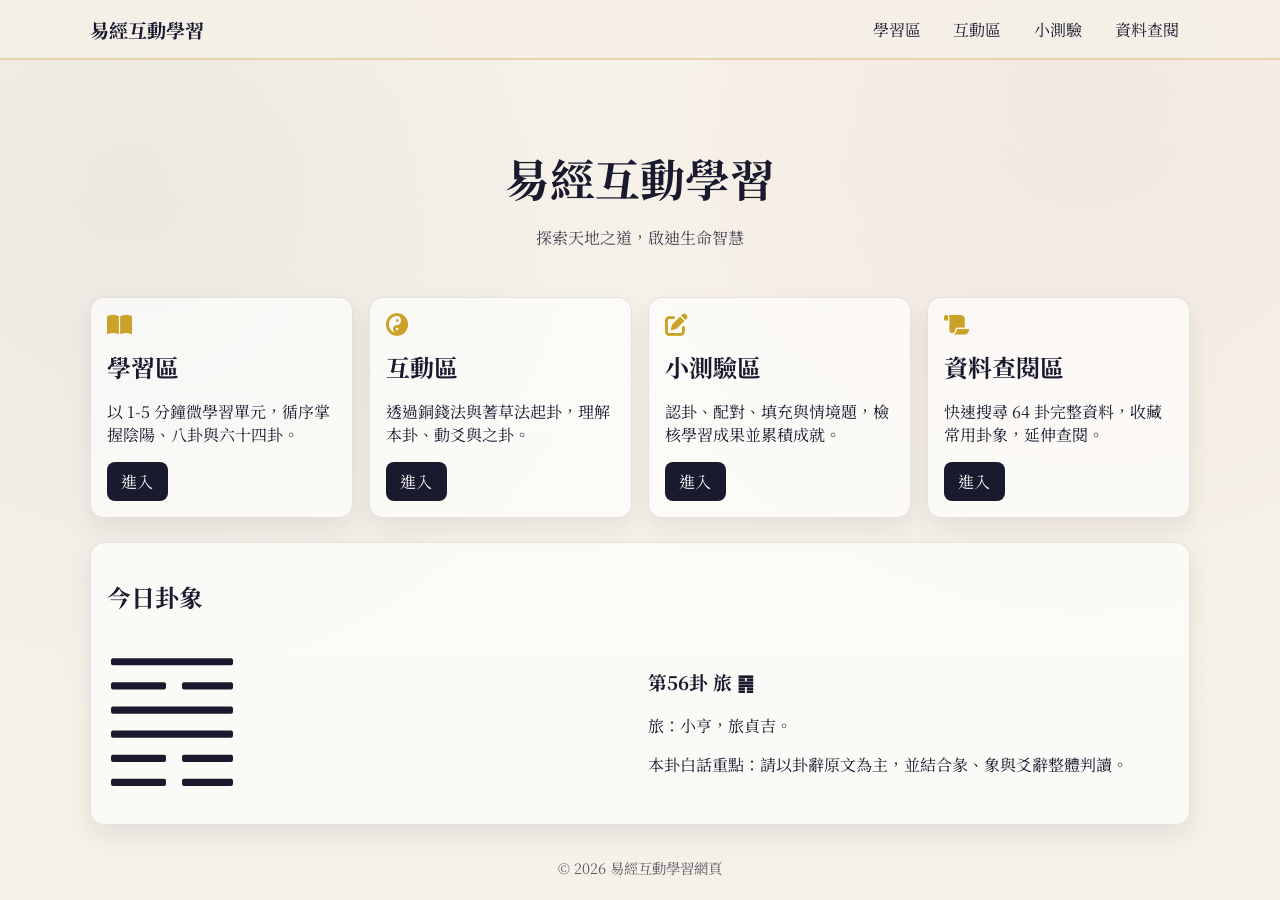
<file: index.html>
<!doctype html>
<html lang="zh-Hant">
<head>
  <meta charset="UTF-8" />
  <meta name="viewport" content="width=device-width, initial-scale=1.0" />
  <title>易經互動學習</title>
  <link rel="preconnect" href="https://fonts.googleapis.com" />
  <link rel="preconnect" href="https://fonts.gstatic.com" crossorigin />
  <link href="https://fonts.googleapis.com/css2?family=Noto+Serif+TC:wght@400;600;700&display=swap" rel="stylesheet" />
  <link rel="stylesheet" href="https://cdnjs.cloudflare.com/ajax/libs/font-awesome/6.5.2/css/all.min.css" />
  <link rel="stylesheet" href="css/style.css" />
</head>
<body>
  <header class="site-header">
    <div class="container nav-wrap">
      <a class="brand" href="index.html">易經互動學習</a>
      <nav class="site-nav">
        <a href="learn.html">學習區</a>
        <a href="interact.html">互動區</a>
        <a href="quiz.html">小測驗</a>
        <a href="reference.html">資料查閱</a>
      </nav>
    </div>
  </header>

  <main class="container">
    <section class="hero">
      <h1>易經互動學習</h1>
      <p>探索天地之道，啟迪生命智慧</p>
    </section>

    <section class="card-grid">
      <article class="feature-card">
        <i class="fa-solid fa-book-open icon"></i>
        <h2>學習區</h2>
        <p>以 1-5 分鐘微學習單元，循序掌握陰陽、八卦與六十四卦。</p>
        <a class="btn" href="learn.html">進入</a>
      </article>
      <article class="feature-card">
        <i class="fa-solid fa-yin-yang icon"></i>
        <h2>互動區</h2>
        <p>透過銅錢法與蓍草法起卦，理解本卦、動爻與之卦。</p>
        <a class="btn" href="interact.html">進入</a>
      </article>
      <article class="feature-card">
        <i class="fa-solid fa-pen-to-square icon"></i>
        <h2>小測驗區</h2>
        <p>認卦、配對、填充與情境題，檢核學習成果並累積成就。</p>
        <a class="btn" href="quiz.html">進入</a>
      </article>
      <article class="feature-card">
        <i class="fa-solid fa-scroll icon"></i>
        <h2>資料查閱區</h2>
        <p>快速搜尋 64 卦完整資料，收藏常用卦象，延伸查閱。</p>
        <a class="btn" href="reference.html">進入</a>
      </article>
    </section>

    <section class="daily-card">
      <h2>今日卦象</h2>
      <div id="dailyHexagram" class="daily-content"></div>
    </section>
  </main>

  <footer class="site-footer">© 2026 易經互動學習網頁</footer>

  <script src="js/data.js"></script>
  <script src="js/hexagram.js"></script>
  <script>
    (function () {
      const root = document.getElementById('dailyHexagram');
      const dayIndex = Math.floor((Date.now() / 86400000)) % HEXAGRAMS.length;
      const hex = HEXAGRAMS[dayIndex];
      root.innerHTML = `
        <div id="dailyHexSvg" class="hex-svg"></div>
        <div>
          <h3>第${hex.id}卦 ${hex.name} ${hex.unicode}</h3>
          <p>${hex.guaci}</p>
          <p>${hex.guaci_modern}</p>
        </div>
      `;
      drawHexagram(hex.binary, 'dailyHexSvg', 130, true);
    })();
  </script>
</body>
</html>
</file>
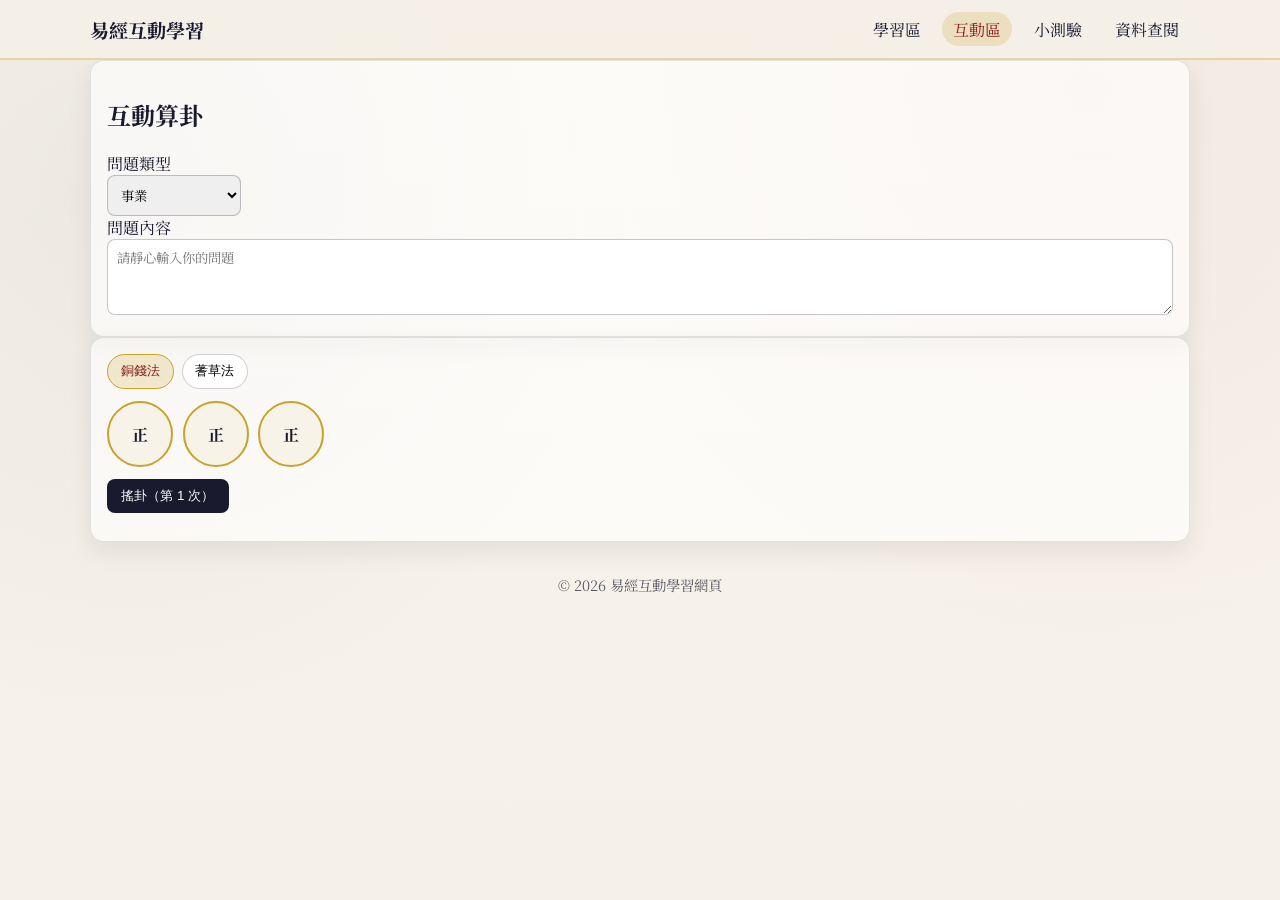
<file: interact.html>
<!doctype html>
<html lang="zh-Hant">
<head>
  <meta charset="UTF-8" />
  <meta name="viewport" content="width=device-width, initial-scale=1.0" />
  <title>互動區｜易經互動學習</title>
  <link rel="preconnect" href="https://fonts.googleapis.com" />
  <link rel="preconnect" href="https://fonts.gstatic.com" crossorigin />
  <link href="https://fonts.googleapis.com/css2?family=Noto+Serif+TC:wght@400;600;700&display=swap" rel="stylesheet" />
  <link rel="stylesheet" href="https://cdnjs.cloudflare.com/ajax/libs/font-awesome/6.5.2/css/all.min.css" />
  <link rel="stylesheet" href="css/style.css" />
</head>
<body>
  <header class="site-header">
    <div class="container nav-wrap">
      <a class="brand" href="index.html">易經互動學習</a>
      <nav class="site-nav">
        <a href="learn.html">學習區</a>
        <a class="active" href="interact.html">互動區</a>
        <a href="quiz.html">小測驗</a>
        <a href="reference.html">資料查閱</a>
      </nav>
    </div>
  </header>

  <main class="container">
    <section class="panel">
      <h1>互動算卦</h1>
      <div class="field-row">
        <label>問題類型
          <select id="questionType">
            <option>事業</option>
            <option>感情</option>
            <option>學業</option>
            <option>健康</option>
            <option>財運</option>
            <option>其他</option>
          </select>
        </label>
      </div>
      <label>問題內容
        <textarea id="questionText" rows="3" placeholder="請靜心輸入你的問題"></textarea>
      </label>
    </section>

    <section class="panel">
      <div class="tabs" role="tablist" aria-label="算卦方式">
        <button class="tab active" data-tab="coin" role="tab" aria-selected="true">銅錢法</button>
        <button class="tab" data-tab="yarrow" role="tab" aria-selected="false">蓍草法</button>
      </div>

      <div id="coinTab" class="tab-panel active" role="tabpanel">
        <div class="coin-row" id="coinArea"></div>
        <button class="btn" id="coinThrowBtn">搖卦（第 1 次）</button>
        <ol id="coinLog" class="line-log"></ol>
      </div>

      <div id="yarrowTab" class="tab-panel" role="tabpanel">
        <h3>蓍草法七步演示（每次得一爻）</h3>
        <div id="yarrowStep" class="step-box"></div>
        <button class="btn" id="yarrowNextBtn">下一步</button>
        <ol id="yarrowLog" class="line-log"></ol>
      </div>
    </section>

    <section class="panel hidden" id="resultPanel">
      <h2>卦象解析</h2>
      <div class="result-grid">
        <div>
          <div id="mainHex" class="hex-svg"></div>
          <p id="mainHexName"></p>
        </div>
        <div>
          <div id="changedHex" class="hex-svg"></div>
          <p id="changedHexName"></p>
        </div>
      </div>
      <div id="resultText"></div>
    </section>
  </main>

  <footer class="site-footer">© 2026 易經互動學習網頁</footer>

  <script src="js/data.js"></script>
  <script src="js/hexagram.js"></script>
  <script src="js/divination.js"></script>
</body>
</html>
</file>
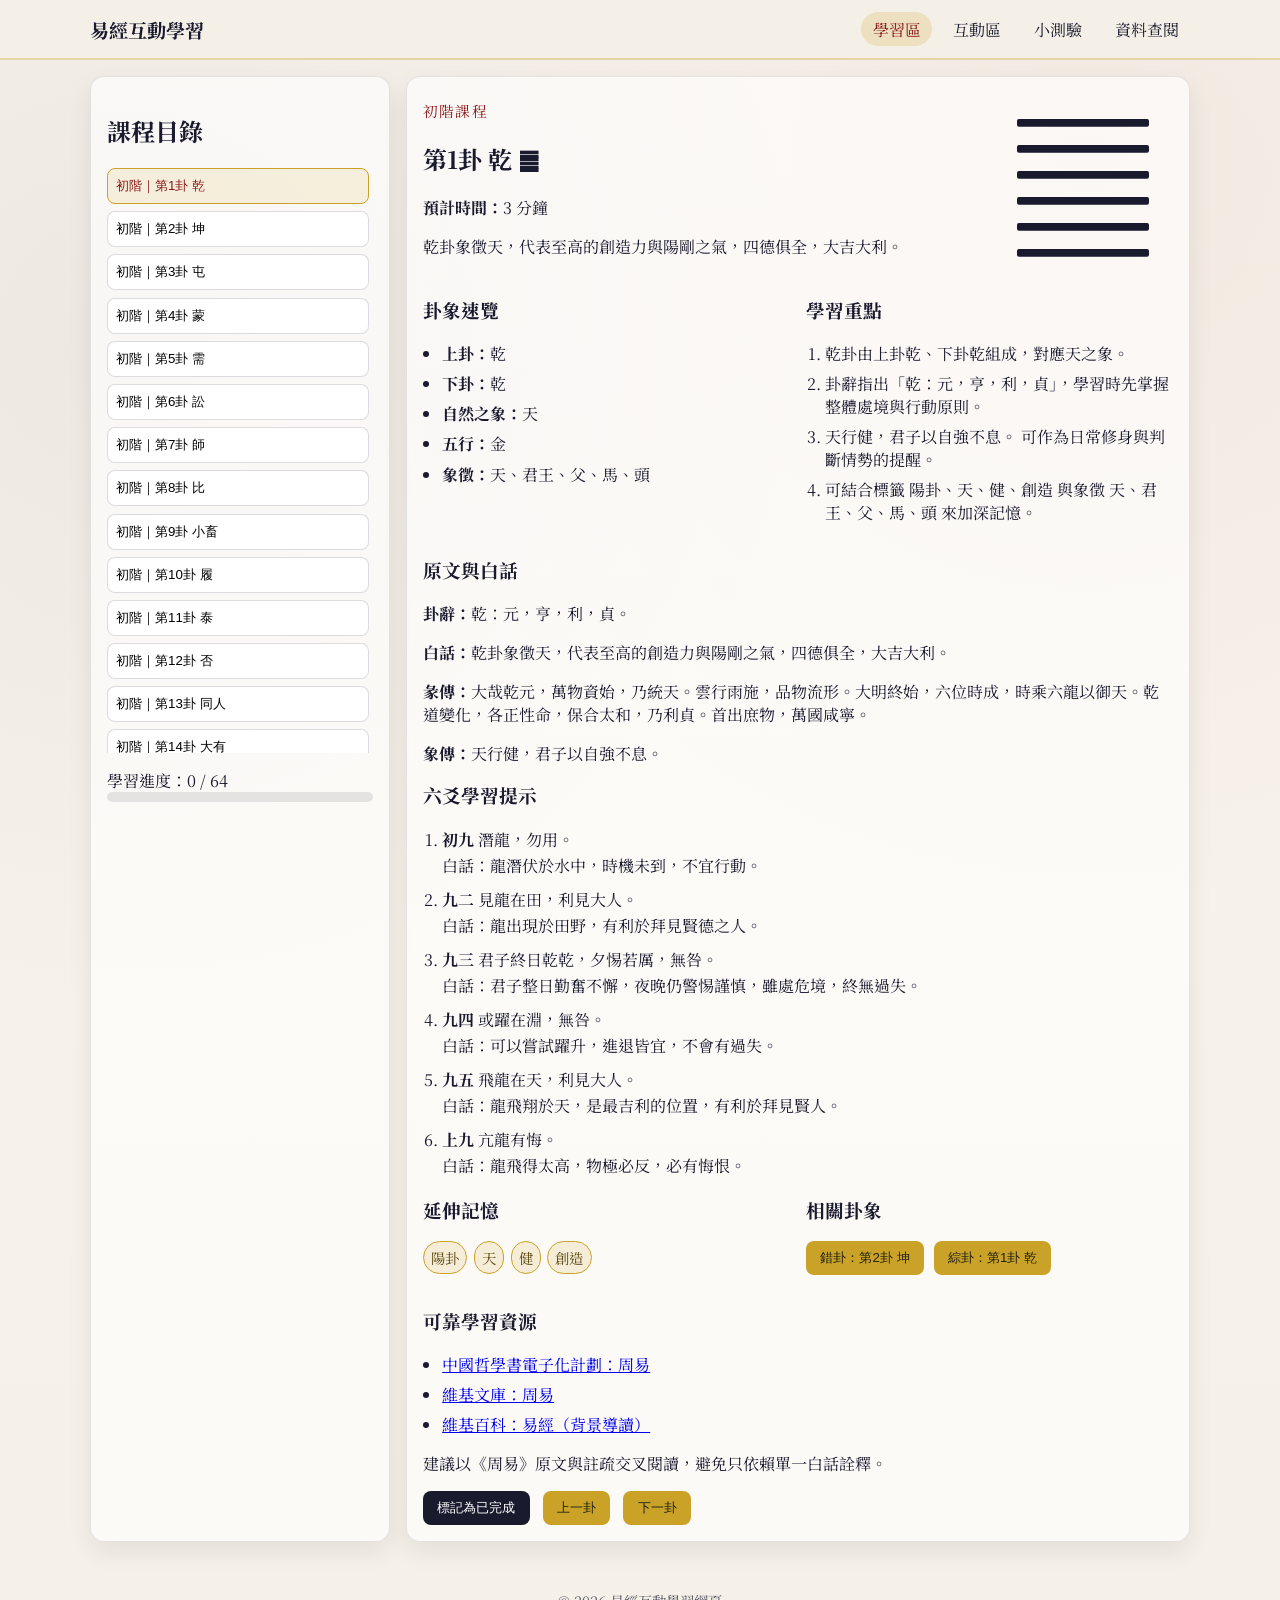
<file: learn.html>
<!doctype html>
<html lang="zh-Hant">
<head>
  <meta charset="UTF-8" />
  <meta name="viewport" content="width=device-width, initial-scale=1.0" />
  <title>學習區｜易經互動學習</title>
  <link rel="preconnect" href="https://fonts.googleapis.com" />
  <link rel="preconnect" href="https://fonts.gstatic.com" crossorigin />
  <link href="https://fonts.googleapis.com/css2?family=Noto+Serif+TC:wght@400;600;700&display=swap" rel="stylesheet" />
  <link rel="stylesheet" href="https://cdnjs.cloudflare.com/ajax/libs/font-awesome/6.5.2/css/all.min.css" />
  <link rel="stylesheet" href="css/style.css" />
</head>
<body>
  <header class="site-header">
    <div class="container nav-wrap">
      <a class="brand" href="index.html">易經互動學習</a>
      <nav class="site-nav">
        <a class="active" href="learn.html">學習區</a>
        <a href="interact.html">互動區</a>
        <a href="quiz.html">小測驗</a>
        <a href="reference.html">資料查閱</a>
      </nav>
    </div>
  </header>

  <main class="container split-layout">
    <aside class="side-panel">
      <h2>課程目錄</h2>
      <ul id="learnMenu" class="menu-list"></ul>
      <div class="progress-wrap">
        <div class="progress-head">學習進度：<span id="progressText">0 / 64</span></div>
        <div class="progress-bar"><span id="progressFill"></span></div>
      </div>
    </aside>
    <section class="content-panel" id="learnContent"></section>
  </main>

  <footer class="site-footer">© 2026 易經互動學習網頁</footer>

  <script src="js/data.js"></script>
  <script src="js/hexagram.js"></script>
  <script src="js/learn.js"></script>
</body>
</html>
</file>
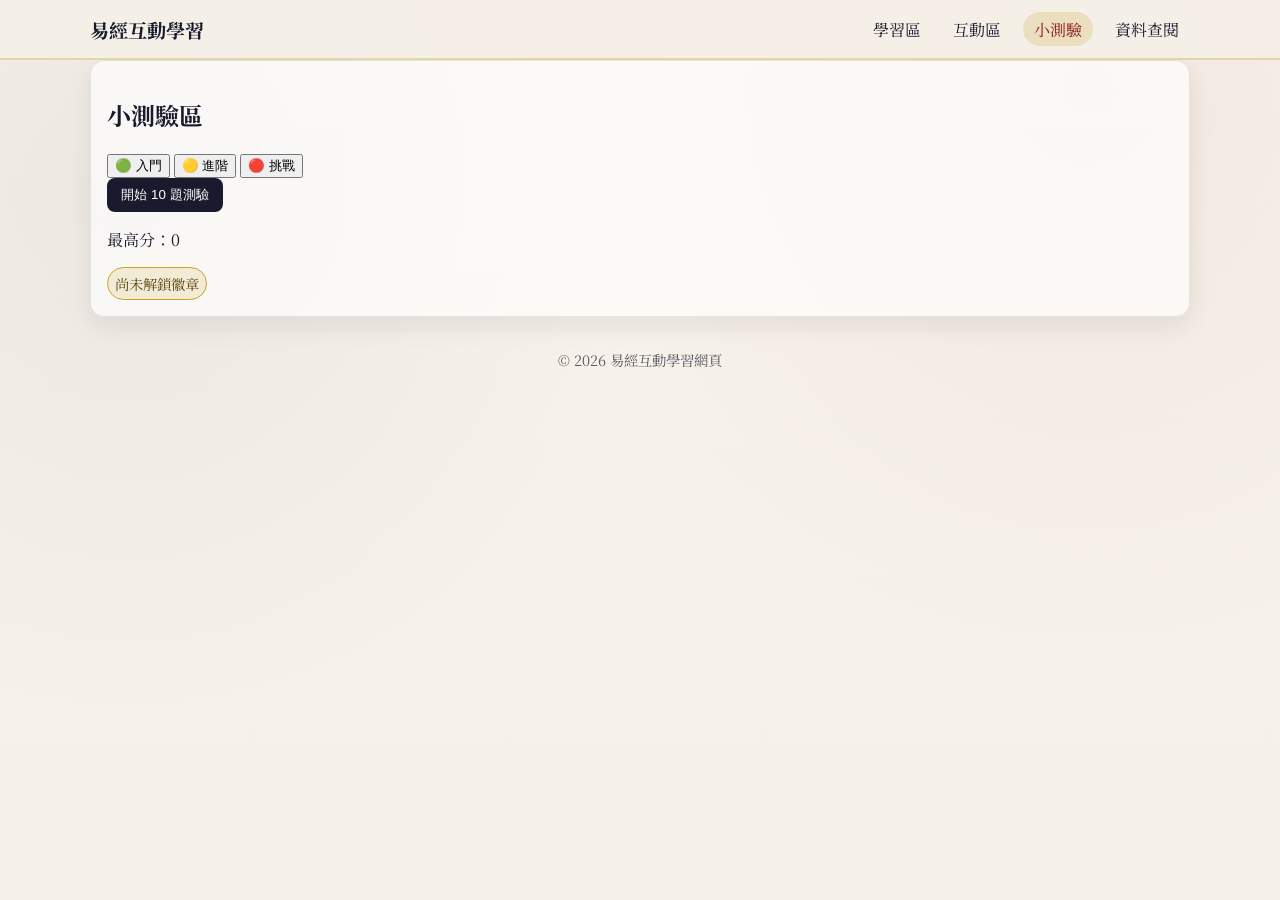
<file: quiz.html>
<!doctype html>
<html lang="zh-Hant">
<head>
  <meta charset="UTF-8" />
  <meta name="viewport" content="width=device-width, initial-scale=1.0" />
  <title>小測驗區｜易經互動學習</title>
  <link rel="preconnect" href="https://fonts.googleapis.com" />
  <link rel="preconnect" href="https://fonts.gstatic.com" crossorigin />
  <link href="https://fonts.googleapis.com/css2?family=Noto+Serif+TC:wght@400;600;700&display=swap" rel="stylesheet" />
  <link rel="stylesheet" href="https://cdnjs.cloudflare.com/ajax/libs/font-awesome/6.5.2/css/all.min.css" />
  <link rel="stylesheet" href="css/style.css" />
</head>
<body>
  <header class="site-header">
    <div class="container nav-wrap">
      <a class="brand" href="index.html">易經互動學習</a>
      <nav class="site-nav">
        <a href="learn.html">學習區</a>
        <a href="interact.html">互動區</a>
        <a class="active" href="quiz.html">小測驗</a>
        <a href="reference.html">資料查閱</a>
      </nav>
    </div>
  </header>

  <main class="container">
    <section class="panel">
      <h1>小測驗區</h1>
      <div class="difficulty-row">
        <button class="difficulty active" data-level="beginner">🟢 入門</button>
        <button class="difficulty" data-level="intermediate">🟡 進階</button>
        <button class="difficulty" data-level="challenge">🔴 挑戰</button>
      </div>
      <button class="btn" id="startQuizBtn">開始 10 題測驗</button>
      <p>最高分：<span id="bestScore">0</span></p>
      <div id="badges" class="badge-row"></div>
    </section>

    <section class="panel hidden" id="quizPanel">
      <h2 id="quizTitle"></h2>
      <div id="quizQuestion"></div>
      <div id="quizOptions" class="option-grid"></div>
      <p id="quizFeedback"></p>
      <button class="btn hidden" id="nextQuestionBtn">下一題</button>
    </section>

    <section class="panel hidden" id="quizResult"></section>
  </main>

  <footer class="site-footer">© 2026 易經互動學習網頁</footer>

  <script src="js/data.js"></script>
  <script src="js/hexagram.js"></script>
  <script src="js/quiz.js"></script>
</body>
</html>
</file>
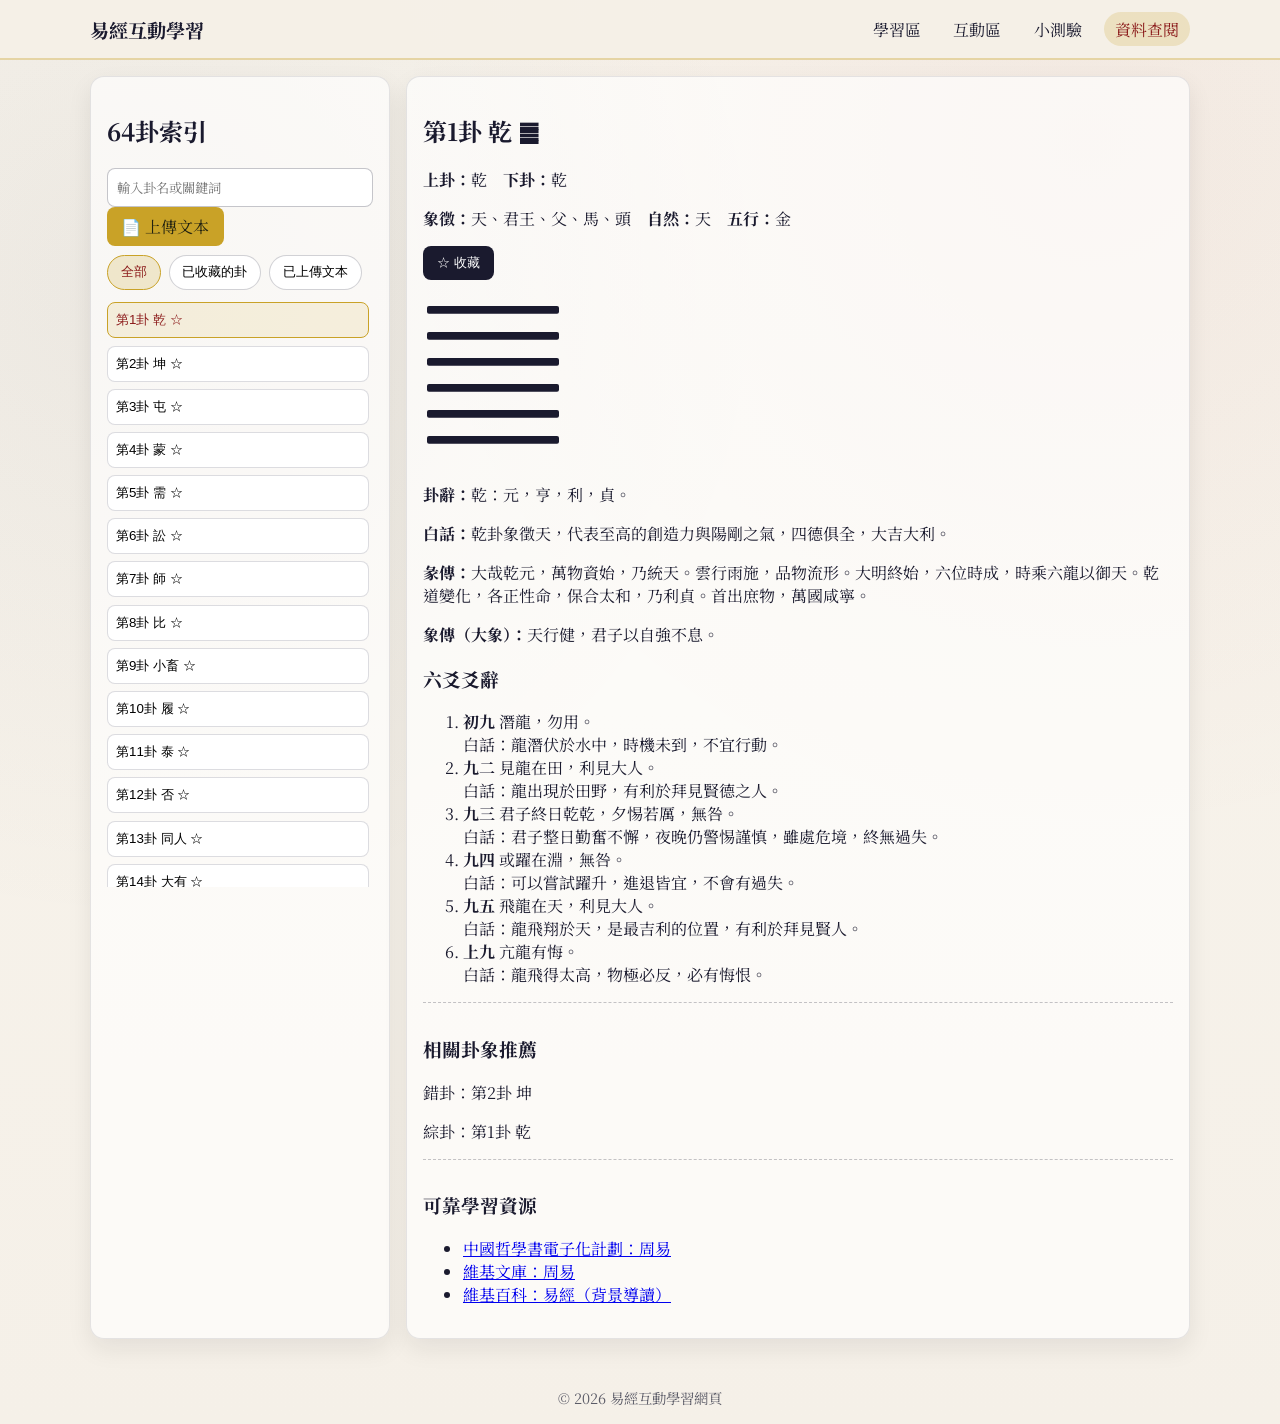
<file: reference.html>
<!doctype html>
<html lang="zh-Hant">
<head>
  <meta charset="UTF-8" />
  <meta name="viewport" content="width=device-width, initial-scale=1.0" />
  <title>資料查閱區｜易經互動學習</title>
  <link rel="preconnect" href="https://fonts.googleapis.com" />
  <link rel="preconnect" href="https://fonts.gstatic.com" crossorigin />
  <link href="https://fonts.googleapis.com/css2?family=Noto+Serif+TC:wght@400;600;700&display=swap" rel="stylesheet" />
  <link rel="stylesheet" href="https://cdnjs.cloudflare.com/ajax/libs/font-awesome/6.5.2/css/all.min.css" />
  <link rel="stylesheet" href="css/style.css" />
</head>
<body>
  <header class="site-header">
    <div class="container nav-wrap">
      <a class="brand" href="index.html">易經互動學習</a>
      <nav class="site-nav">
        <a href="learn.html">學習區</a>
        <a href="interact.html">互動區</a>
        <a href="quiz.html">小測驗</a>
        <a class="active" href="reference.html">資料查閱</a>
      </nav>
    </div>
  </header>

  <main class="container split-layout">
    <aside class="side-panel">
      <h1>64卦索引</h1>
      <input id="searchInput" type="search" placeholder="輸入卦名或關鍵詞" />
      <div class="upload-row">
        <label class="btn secondary" for="customFileInput">📄 上傳文本</label>
        <input id="customFileInput" type="file" accept=".txt,.md" style="display:none" />
      </div>
      <div class="tabs compact" role="tablist" aria-label="查閱篩選">
        <button class="tab active" data-filter="all" role="tab" aria-selected="true">全部</button>
        <button class="tab" data-filter="fav" role="tab" aria-selected="false">已收藏的卦</button>
        <button class="tab" data-filter="custom" role="tab" aria-selected="false">已上傳文本</button>
      </div>
      <ul id="referenceList" class="menu-list scroll"></ul>
    </aside>

    <section class="content-panel" id="referenceDetail"></section>
  </main>

  <footer class="site-footer">© 2026 易經互動學習網頁</footer>

  <script src="js/data.js"></script>
  <script src="js/hexagram.js"></script>
  <script src="js/reference.js"></script>
</body>
</html>
</file>
<file: css/style.css>
:root {
  --ink: #1a1a2e;
  --gold: #c9a227;
  --paper: #f5f0e8;
  --vermillion: #8b1a1a;
}

* { box-sizing: border-box; }
body {
  margin: 0;
  font-family: 'Noto Serif TC', serif;
  color: var(--ink);
  background: radial-gradient(circle at 10% 20%, rgba(26, 26, 46, 0.05), transparent 40%),
              radial-gradient(circle at 85% 10%, rgba(139, 26, 26, 0.05), transparent 42%),
              linear-gradient(180deg, #f8f4ec, var(--paper));
  min-height: 100vh;
}
.container { width: min(1100px, 92vw); margin: 0 auto; }
.site-header {
  border-bottom: 2px solid rgba(201, 162, 39, 0.35);
  background: rgba(245, 240, 232, 0.96);
  position: sticky;
  top: 0;
  z-index: 20;
}
.nav-wrap { display: flex; align-items: center; justify-content: space-between; gap: 1rem; padding: 0.75rem 0; }
.brand { color: var(--ink); text-decoration: none; font-weight: 700; font-size: 1.2rem; }
.site-nav { display: flex; gap: 0.65rem; flex-wrap: wrap; }
.site-nav a { color: var(--ink); text-decoration: none; padding: 0.35rem 0.7rem; border-radius: 999px; }
.site-nav a.active, .site-nav a:hover { background: rgba(201, 162, 39, 0.2); color: var(--vermillion); }

.hero { text-align: center; padding: 3rem 1rem 2rem; }
.hero h1 { margin-bottom: 0.4rem; font-size: clamp(2rem, 5vw, 2.8rem); }
.hero p { color: #40404f; }

.card-grid { display: grid; grid-template-columns: repeat(auto-fit, minmax(220px, 1fr)); gap: 1rem; margin-bottom: 1.5rem; }
.feature-card, .panel, .daily-card, .side-panel, .content-panel {
  background: rgba(255, 255, 255, 0.65);
  border: 1px solid rgba(26, 26, 46, 0.1);
  border-radius: 14px;
  padding: 1rem;
  box-shadow: 0 10px 24px rgba(20, 20, 30, 0.08);
}
.feature-card .icon { font-size: 1.4rem; color: var(--gold); }
.feature-card h2 { margin: 0.65rem 0; }

.btn {
  display: inline-block;
  background: var(--ink);
  color: #fff;
  border: none;
  border-radius: 8px;
  padding: 0.5rem 0.9rem;
  cursor: pointer;
  text-decoration: none;
}
.btn:hover { background: #101021; }
.btn.secondary { background: var(--gold); color: #221; }

.daily-content, .result-grid { display: grid; gap: 1rem; grid-template-columns: repeat(auto-fit, minmax(220px, 1fr)); align-items: center; }
.hex-svg svg { max-width: 100%; height: auto; }

.split-layout { display: grid; grid-template-columns: 300px 1fr; gap: 1rem; padding: 1rem 0; }
.menu-list { list-style: none; margin: 0; padding: 0; display: grid; gap: 0.45rem; }
.menu-list button {
  width: 100%;
  text-align: left;
  border: 1px solid rgba(26, 26, 46, 0.15);
  background: #fff;
  border-radius: 8px;
  padding: 0.5rem;
  cursor: pointer;
}
.menu-list button.active { border-color: var(--gold); color: var(--vermillion); background: rgba(201, 162, 39, 0.12); }
.menu-list.scroll { max-height: 65vh; overflow: auto; padding-right: 0.25rem; }

.progress-wrap { margin-top: 1rem; }
.progress-bar { height: 10px; border-radius: 999px; background: rgba(26, 26, 46, 0.1); overflow: hidden; }
.progress-bar span { display: block; height: 100%; width: 0; background: linear-gradient(90deg, var(--gold), var(--vermillion)); }
.eyebrow { margin: 0 0 0.35rem; color: var(--vermillion); font-size: 0.92rem; letter-spacing: 0.08em; }
.lesson-head {
  display: grid;
  grid-template-columns: minmax(0, 1fr) 180px;
  gap: 1rem;
  align-items: center;
}
.lesson-hex { justify-self: center; }
.lesson-grid { display: grid; grid-template-columns: repeat(auto-fit, minmax(240px, 1fr)); gap: 1rem; margin: 1rem 0; }
.lesson-card { margin-bottom: 1rem; }
.lesson-card h3 { margin-top: 0; }
.lesson-list { margin: 0; padding-left: 1.2rem; display: grid; gap: 0.45rem; }
.yao-list li { line-height: 1.65; }
.yao-list p { margin: 0; }
.related-links { display: flex; flex-wrap: wrap; gap: 0.6rem; }

.field-row { display: flex; gap: 0.8rem; flex-wrap: wrap; }
textarea, select, input[type="search"], input[type="text"] {
  width: 100%;
  border: 1px solid rgba(26, 26, 46, 0.25);
  border-radius: 8px;
  padding: 0.55rem;
  font-family: inherit;
}

.tabs { display: flex; gap: 0.5rem; margin-bottom: 0.8rem; flex-wrap: wrap; }
.tab { border: 1px solid rgba(26, 26, 46, 0.2); background: #fff; padding: 0.45rem 0.8rem; border-radius: 999px; cursor: pointer; }
.tab.active { background: rgba(201, 162, 39, 0.2); color: var(--vermillion); border-color: var(--gold); }
.tab-panel { display: none; }
.tab-panel.active { display: block; }
.coin-row { display: flex; gap: 0.6rem; margin-bottom: 0.75rem; }
.coin {
  width: 66px;
  height: 66px;
  perspective: 1000px;
}
.coin-inner {
  width: 100%;
  height: 100%;
  position: relative;
  transform-style: preserve-3d;
  transition: transform 0.6s ease;
}
.coin.flip .coin-inner { transform: rotateY(180deg); }
.coin-face {
  position: absolute;
  inset: 0;
  border-radius: 50%;
  display: grid;
  place-items: center;
  font-weight: 700;
  border: 2px solid var(--gold);
  backface-visibility: hidden;
}
.coin-face.front { background: #f8f3e8; }
.coin-face.back { transform: rotateY(180deg); background: #efe1bd; }

.line-log { margin: 0.75rem 0 0; padding-left: 1.2rem; }
.step-box { min-height: 70px; border-left: 3px solid var(--gold); padding-left: 0.75rem; }
.hidden { display: none; }

.option-grid { display: grid; gap: 0.65rem; margin-top: 0.6rem; }
.option-btn {
  border: 1px solid rgba(26, 26, 46, 0.2);
  background: white;
  border-radius: 8px;
  padding: 0.5rem;
  text-align: left;
  cursor: pointer;
}
.option-btn.correct { border-color: #2d8f47; background: rgba(45, 143, 71, 0.12); }
.option-btn.wrong { border-color: #b3261e; background: rgba(179, 38, 30, 0.12); }
.badge-row { display: flex; gap: 0.4rem; flex-wrap: wrap; }
.badge { border: 1px solid var(--gold); color: #5b480f; padding: 0.3rem 0.45rem; border-radius: 999px; background: rgba(201, 162, 39, 0.15); font-size: 0.9rem; }

.related { margin-top: 0.8rem; padding-top: 0.8rem; border-top: 1px dashed rgba(26, 26, 46, 0.25); }
.site-footer { text-align: center; padding: 1rem; margin-top: 1rem; color: #5b5b67; font-size: 0.9rem; }

/* 自訂文本區塊 */
.custom-text-block {
  margin-top: 1rem;
  padding-top: 1rem;
  border-top: 1px dashed rgba(26, 26, 46, 0.25);
}
.custom-text-meta {
  font-size: 0.85rem;
  color: #5b5b67;
  margin-bottom: 0.4rem;
}
.custom-text-content {
  background: rgba(245, 240, 232, 0.8);
  border: 1px solid rgba(26, 26, 46, 0.12);
  border-radius: 8px;
  padding: 0.75rem;
  white-space: pre-wrap;
  overflow-wrap: break-word;
  font-family: 'Noto Serif TC', serif;
  font-size: 0.92rem;
  line-height: 1.7;
  max-height: 300px;
  overflow-y: auto;
}
.custom-text-card { border-left: 3px solid var(--gold); }
.upload-row { margin-bottom: 0.6rem; display: flex; gap: 0.5rem; align-items: center; flex-wrap: wrap; }
.upload-toast {
  position: fixed;
  bottom: 1.5rem;
  left: 50%;
  transform: translateX(-50%);
  background: var(--ink);
  color: #fff;
  padding: 0.6rem 1.2rem;
  border-radius: 999px;
  font-size: 0.9rem;
  z-index: 999;
  opacity: 1;
  transition: opacity 0.5s;
}
.upload-toast.fade { opacity: 0; }
blockquote.custom-excerpt {
  background: rgba(201, 162, 39, 0.08);
  border-left: 3px solid var(--gold);
  padding: 0.5rem 0.75rem;
  margin: 0.5rem 0;
  font-size: 0.9rem;
  white-space: pre-wrap;
  overflow-wrap: break-word;
}

@media (max-width: 860px) {
  .split-layout { grid-template-columns: 1fr; }
  .lesson-head { grid-template-columns: 1fr; }
}
</file>
